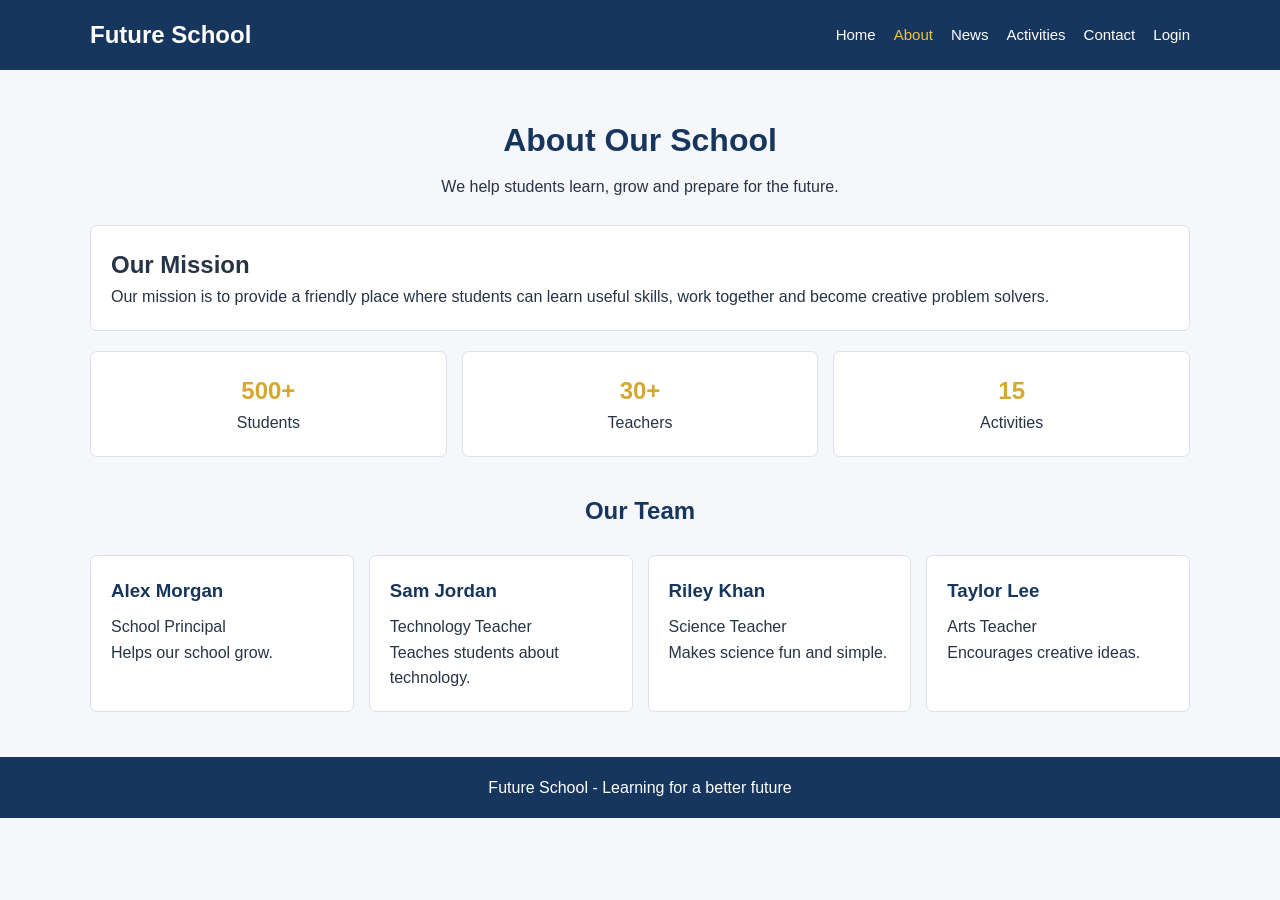
<file: malak/about.html>
<!DOCTYPE html>
<html lang="en">
<head>
    <meta charset="UTF-8">
    <meta name="viewport" content="width=device-width, initial-scale=1.0">
    <title>Future School - About</title>
    <link rel="icon" href="assets/favicon.svg">
    <link rel="stylesheet" href="style.css">
</head>
<body>
    <header>
        <nav class="navbar container">
            <h2 class="logo">Future School</h2>
            <ul class="nav-links">
                <li><a href="index.html">Home</a></li>
                <li><a class="active" href="about.html">About</a></li>
                <li><a href="blog.html">News</a></li>
                <li><a href="booking.html">Activities</a></li>
                <li><a href="contact.html">Contact</a></li>
                <li><a href="login.html">Login</a></li>
            </ul>
        </nav>
    </header>

    <main class="container section">
        <div class="page-heading">
            <h1>About Our School</h1>
            <p>We help students learn, grow and prepare for the future.</p>
        </div>

        <section class="simple-box">
            <h2>Our Mission</h2>
            <p>Our mission is to provide a friendly place where students can learn useful skills, work together and become creative problem solvers.</p>
        </section>

        <section class="stats">
            <div class="card"><h2>500+</h2><p>Students</p></div>
            <div class="card"><h2>30+</h2><p>Teachers</p></div>
            <div class="card"><h2>15</h2><p>Activities</p></div>
        </section>

        <h2 class="section-title">Our Team</h2>
        <section class="team">
            <div class="card"><h3>Alex Morgan</h3><p>School Principal</p><p>Helps our school grow.</p></div>
            <div class="card"><h3>Sam Jordan</h3><p>Technology Teacher</p><p>Teaches students about technology.</p></div>
            <div class="card"><h3>Riley Khan</h3><p>Science Teacher</p><p>Makes science fun and simple.</p></div>
            <div class="card"><h3>Taylor Lee</h3><p>Arts Teacher</p><p>Encourages creative ideas.</p></div>
        </section>
    </main>

    <footer><p>Future School - Learning for a better future</p></footer>
</body>
</html>
</file>
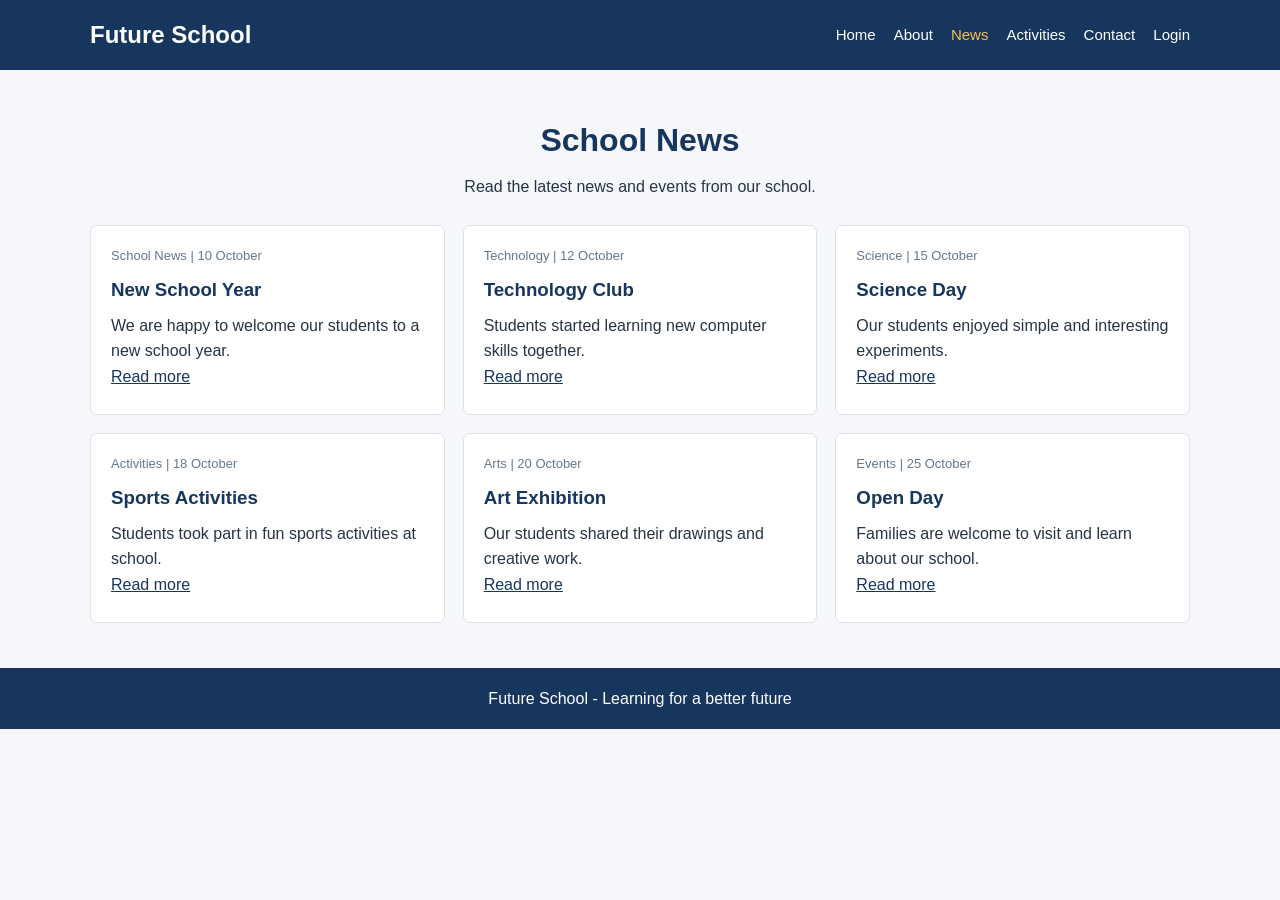
<file: malak/blog.html>
<!DOCTYPE html>
<html lang="en">
<head>
    <meta charset="UTF-8">
    <meta name="viewport" content="width=device-width, initial-scale=1.0">
    <title>Future School - News</title>
    <link rel="icon" href="assets/favicon.svg">
    <link rel="stylesheet" href="style.css">
</head>
<body>
    <header>
        <nav class="navbar container">
            <h2 class="logo">Future School</h2>
            <ul class="nav-links">
                <li><a href="index.html">Home</a></li>
                <li><a href="about.html">About</a></li>
                <li><a class="active" href="blog.html">News</a></li>
                <li><a href="booking.html">Activities</a></li>
                <li><a href="contact.html">Contact</a></li>
                <li><a href="login.html">Login</a></li>
            </ul>
        </nav>
    </header>

    <main class="container section">
        <div class="page-heading">
            <h1>School News</h1>
            <p>Read the latest news and events from our school.</p>
        </div>

        <section class="blog-grid">
            <article class="card"><p class="meta">School News | 10 October</p><h3>New School Year</h3><p>We are happy to welcome our students to a new school year.</p><a href="about.html">Read more</a></article>
            <article class="card"><p class="meta">Technology | 12 October</p><h3>Technology Club</h3><p>Students started learning new computer skills together.</p><a href="booking.html">Read more</a></article>
            <article class="card"><p class="meta">Science | 15 October</p><h3>Science Day</h3><p>Our students enjoyed simple and interesting experiments.</p><a href="booking.html">Read more</a></article>
            <article class="card"><p class="meta">Activities | 18 October</p><h3>Sports Activities</h3><p>Students took part in fun sports activities at school.</p><a href="booking.html">Read more</a></article>
            <article class="card"><p class="meta">Arts | 20 October</p><h3>Art Exhibition</h3><p>Our students shared their drawings and creative work.</p><a href="about.html">Read more</a></article>
            <article class="card"><p class="meta">Events | 25 October</p><h3>Open Day</h3><p>Families are welcome to visit and learn about our school.</p><a href="contact.html">Read more</a></article>
        </section>
    </main>

    <footer><p>Future School - Learning for a better future</p></footer>
</body>
</html>
</file>
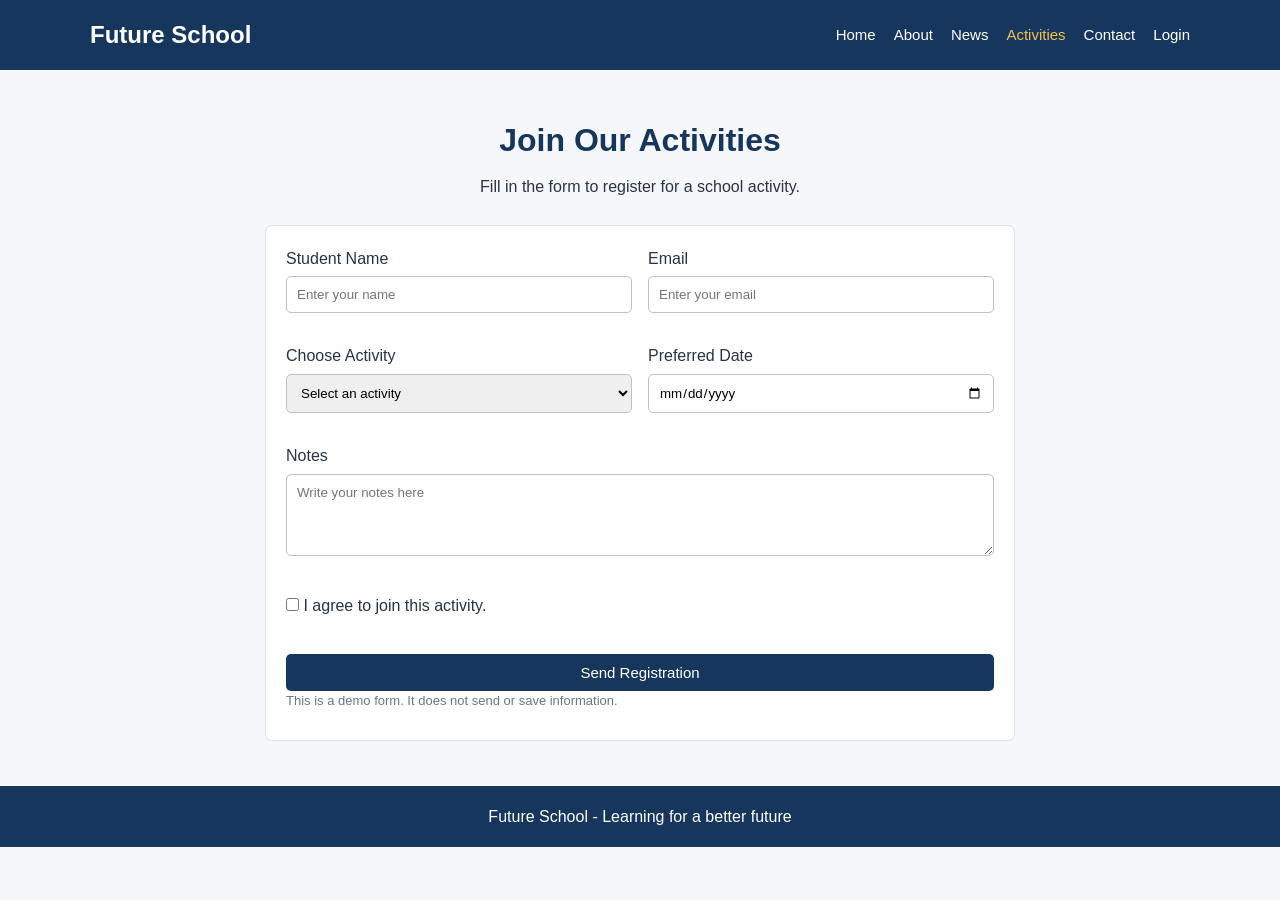
<file: malak/booking.html>
<!DOCTYPE html>
<html lang="en">
<head>
    <meta charset="UTF-8">
    <meta name="viewport" content="width=device-width, initial-scale=1.0">
    <title>Future School - Activities</title>
    <link rel="icon" href="assets/favicon.svg">
    <link rel="stylesheet" href="style.css">
</head>
<body>
    <header>
        <nav class="navbar container">
            <h2 class="logo">Future School</h2>
            <ul class="nav-links">
                <li><a href="index.html">Home</a></li>
                <li><a href="about.html">About</a></li>
                <li><a href="blog.html">News</a></li>
                <li><a class="active" href="booking.html">Activities</a></li>
                <li><a href="contact.html">Contact</a></li>
                <li><a href="login.html">Login</a></li>
            </ul>
        </nav>
    </header>

    <main class="container section">
        <div class="page-heading">
            <h1>Join Our Activities</h1>
            <p>Fill in the form to register for a school activity.</p>
        </div>

        <form class="form-box">
            <div class="form-grid">
                <div class="form-group">
                    <label for="student-name">Student Name</label>
                    <input id="student-name" type="text" placeholder="Enter your name" required>
                </div>
                <div class="form-group">
                    <label for="student-email">Email</label>
                    <input id="student-email" type="email" placeholder="Enter your email" required>
                </div>
                <div class="form-group">
                    <label for="activity">Choose Activity</label>
                    <select id="activity" required>
                        <option value="">Select an activity</option>
                        <option>Technology Club</option>
                        <option>Science Lab</option>
                        <option>Arts &amp; Design</option>
                    </select>
                </div>
                <div class="form-group">
                    <label for="date">Preferred Date</label>
                    <input id="date" type="date" required>
                </div>
                <div class="form-group full-width">
                    <label for="notes">Notes</label>
                    <textarea id="notes" rows="4" placeholder="Write your notes here"></textarea>
                </div>
                <div class="form-group full-width">
                    <label><input type="checkbox" required> I agree to join this activity.</label>
                </div>
                <button class="button full-width" type="submit">Send Registration</button>
            </div>
            <p class="small-note">This is a demo form. It does not send or save information.</p>
        </form>
    </main>

    <footer><p>Future School - Learning for a better future</p></footer>
</body>
</html>
</file>
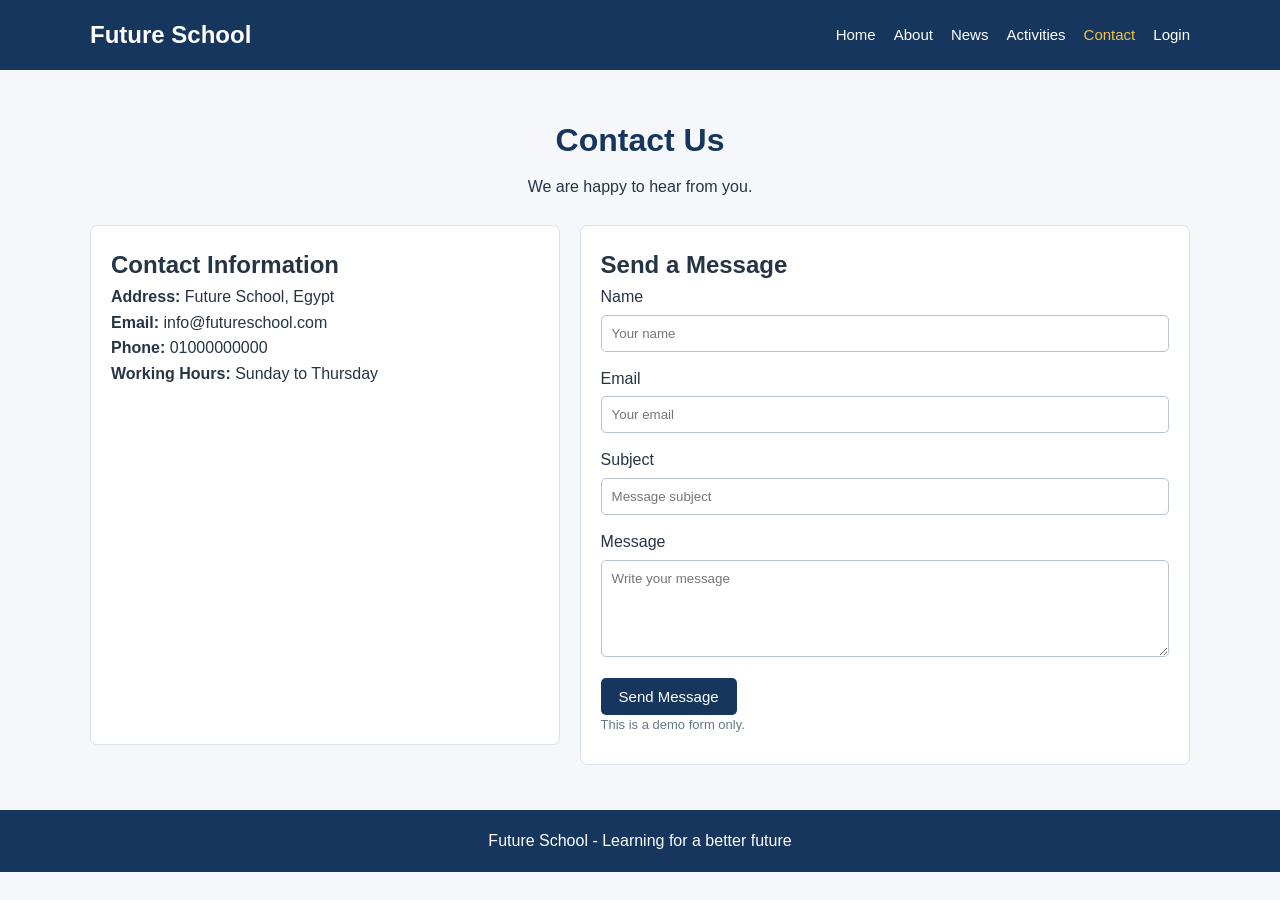
<file: malak/contact.html>
<!DOCTYPE html>
<html lang="en">
<head>
    <meta charset="UTF-8">
    <meta name="viewport" content="width=device-width, initial-scale=1.0">
    <title>Future School - Contact</title>
    <link rel="icon" href="assets/favicon.svg">
    <link rel="stylesheet" href="style.css">
</head>
<body>
    <header>
        <nav class="navbar container">
            <h2 class="logo">Future School</h2>
            <ul class="nav-links">
                <li><a href="index.html">Home</a></li>
                <li><a href="about.html">About</a></li>
                <li><a href="blog.html">News</a></li>
                <li><a href="booking.html">Activities</a></li>
                <li><a class="active" href="contact.html">Contact</a></li>
                <li><a href="login.html">Login</a></li>
            </ul>
        </nav>
    </header>

    <main class="container section">
        <div class="page-heading">
            <h1>Contact Us</h1>
            <p>We are happy to hear from you.</p>
        </div>

        <section class="contact-grid">
            <div class="simple-box">
                <h2>Contact Information</h2>
                <p><strong>Address:</strong> Future School, Egypt</p>
                <p><strong>Email:</strong> info@futureschool.com</p>
                <p><strong>Phone:</strong> 01000000000</p>
                <p><strong>Working Hours:</strong> Sunday to Thursday</p>
            </div>

            <form class="form-box">
                <h2>Send a Message</h2>
                <div class="form-group">
                    <label for="name">Name</label>
                    <input id="name" type="text" placeholder="Your name" required>
                </div>
                <div class="form-group">
                    <label for="email">Email</label>
                    <input id="email" type="email" placeholder="Your email" required>
                </div>
                <div class="form-group">
                    <label for="subject">Subject</label>
                    <input id="subject" type="text" placeholder="Message subject" required>
                </div>
                <div class="form-group">
                    <label for="message">Message</label>
                    <textarea id="message" rows="5" placeholder="Write your message" required></textarea>
                </div>
                <button class="button" type="submit">Send Message</button>
                <p class="small-note">This is a demo form only.</p>
            </form>
        </section>
    </main>

    <footer><p>Future School - Learning for a better future</p></footer>
</body>
</html>
</file>
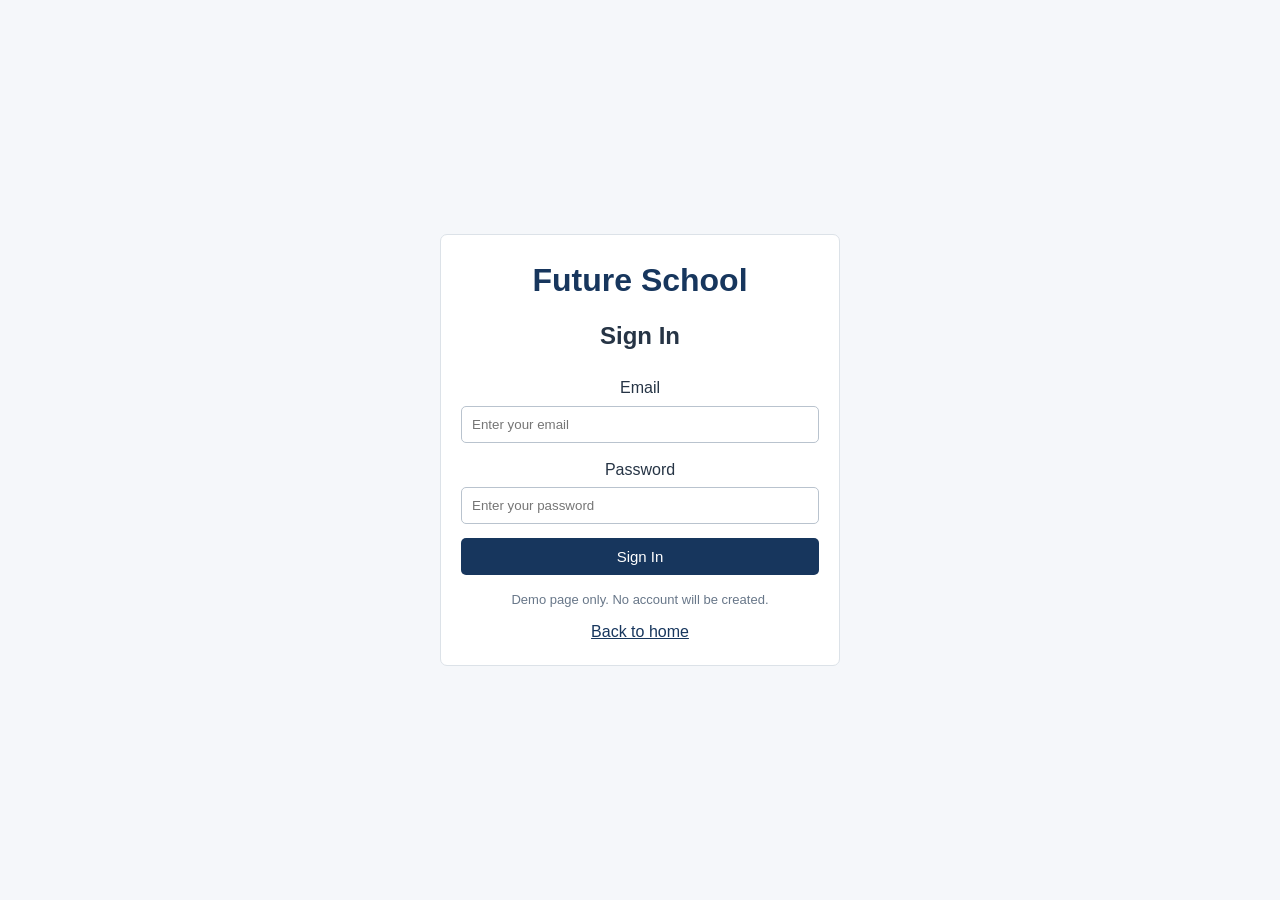
<file: malak/login.html>
<!DOCTYPE html>
<html lang="en">
<head>
    <meta charset="UTF-8">
    <meta name="viewport" content="width=device-width, initial-scale=1.0">
    <title>Future School - Login</title>
    <link rel="icon" href="assets/favicon.svg">
    <link rel="stylesheet" href="style.css">
</head>
<body class="login-page">
    <main class="login-card">
        <h1>Future School</h1>
        <h2>Sign In</h2>
        <form>
            <div class="form-group">
                <label for="login-email">Email</label>
                <input id="login-email" type="email" placeholder="Enter your email" required>
            </div>
            <div class="form-group">
                <label for="password">Password</label>
                <input id="password" type="password" placeholder="Enter your password" required>
            </div>
            <button class="button" type="submit">Sign In</button>
        </form>
        <p class="small-note">Demo page only. No account will be created.</p>
        <a href="index.html">Back to home</a>
    </main>
</body>
</html>
</file>
<file: malak/style.css>
/* Simple styles for all Future School pages */

* {
    margin: 0;
    padding: 0;
    box-sizing: border-box;
}

body {
    font-family: Arial, sans-serif;
    background-color: #f5f7fa;
    color: #263445;
    line-height: 1.6;
}

.container {
    width: 90%;
    max-width: 1100px;
    margin: auto;
}

/* Navigation */
header {
    background-color: #17365d;
}

.navbar {
    min-height: 70px;
    display: flex;
    justify-content: space-between;
    align-items: center;
    gap: 20px;
}

.logo {
    color: white;
    font-size: 24px;
}

.nav-links {
    display: flex;
    list-style: none;
    gap: 18px;
}

.nav-links a {
    color: white;
    text-decoration: none;
    font-size: 15px;
}

.nav-links a:hover,
.nav-links .active {
    color: #f2c14e;
}

/* Home page */
.hero {
    background-color: #dce8f4;
    padding: 75px 0;
    text-align: center;
}

.hero h1 {
    color: #17365d;
    font-size: 36px;
    margin-bottom: 12px;
}

.hero p {
    margin-bottom: 25px;
}

.button {
    display: inline-block;
    background-color: #17365d;
    color: white;
    border: none;
    padding: 10px 18px;
    border-radius: 5px;
    text-decoration: none;
    cursor: pointer;
    font-size: 15px;
}

.button:hover {
    background-color: #285783;
}

.light-button {
    background-color: #d6a82f;
    color: #17283d;
    margin-left: 8px;
}

.section {
    padding-top: 45px;
    padding-bottom: 45px;
}

.section-title,
.page-heading {
    text-align: center;
    margin-bottom: 25px;
}

.page-heading h1,
.section-title {
    color: #17365d;
}

.page-heading p {
    margin-top: 8px;
}

.activity-cards {
    display: grid;
    grid-template-columns: repeat(3, 1fr);
    gap: 18px;
}

.card,
.simple-box,
.form-box,
.login-card {
    background-color: white;
    border: 1px solid #dce2e8;
    border-radius: 7px;
    padding: 20px;
}

.card h3 {
    color: #17365d;
    margin-bottom: 8px;
}

.highlight {
    background-color: #e8eef5;
    text-align: center;
    padding: 30px 10px;
}

.highlight h2 {
    color: #17365d;
}

footer {
    background-color: #17365d;
    color: white;
    text-align: center;
    padding: 18px;
}

/* About page */
.simple-box {
    margin-bottom: 20px;
}

.stats {
    display: flex;
    gap: 15px;
    margin-bottom: 35px;
}

.stats .card {
    flex: 1;
    text-align: center;
}

.stats h2 {
    color: #d6a82f;
}

.team {
    display: flex;
    flex-wrap: wrap;
    gap: 15px;
}

.team .card {
    flex: 1 1 220px;
}

/* News page */
.blog-grid {
    display: grid;
    grid-template-columns: repeat(3, 1fr);
    gap: 18px;
}

.blog-grid .card {
    min-height: 190px;
}

.meta,
.small-note {
    color: #687789;
    font-size: 13px;
    margin-bottom: 8px;
}

.blog-grid a {
    color: #17365d;
}

/* Forms */
.form-box {
    max-width: 750px;
    margin: auto;
}

.form-grid {
    display: grid;
    grid-template-columns: 1fr 1fr;
    gap: 16px;
}

.form-group {
    margin-bottom: 14px;
}

.form-group label {
    display: block;
    margin-bottom: 5px;
}

input,
select,
textarea {
    width: 100%;
    padding: 10px;
    border: 1px solid #b9c3ce;
    border-radius: 5px;
    font-family: Arial, sans-serif;
}

input:focus,
select:focus,
textarea:focus {
    outline: 2px solid #d6a82f;
}

input[type="checkbox"] {
    width: auto;
}

.full-width {
    grid-column: 1 / 3;
}

/* Contact page */
.contact-grid {
    display: grid;
    grid-template-columns: 1fr 1.3fr;
    gap: 20px;
}

.contact-grid .form-box {
    width: 100%;
}

/* Login page */
.login-page {
    min-height: 100vh;
    display: flex;
    justify-content: center;
    align-items: center;
    padding: 20px;
}

.login-card {
    width: 100%;
    max-width: 400px;
    text-align: center;
}

.login-card h1 {
    color: #17365d;
}

.login-card h2 {
    margin: 10px 0 20px;
}

.login-card .button {
    width: 100%;
    margin-bottom: 15px;
}

.login-card a {
    color: #17365d;
}

/* Mobile screens */
@media (max-width: 768px) {
    .navbar {
        flex-direction: column;
        padding: 15px 0;
    }

    .nav-links {
        flex-wrap: wrap;
        justify-content: center;
        gap: 12px;
    }

    .hero h1 {
        font-size: 27px;
    }

    .activity-cards,
    .blog-grid,
    .contact-grid,
    .form-grid {
        grid-template-columns: 1fr;
    }

    .full-width {
        grid-column: auto;
    }

    .stats {
        flex-direction: column;
    }
}
</file>
